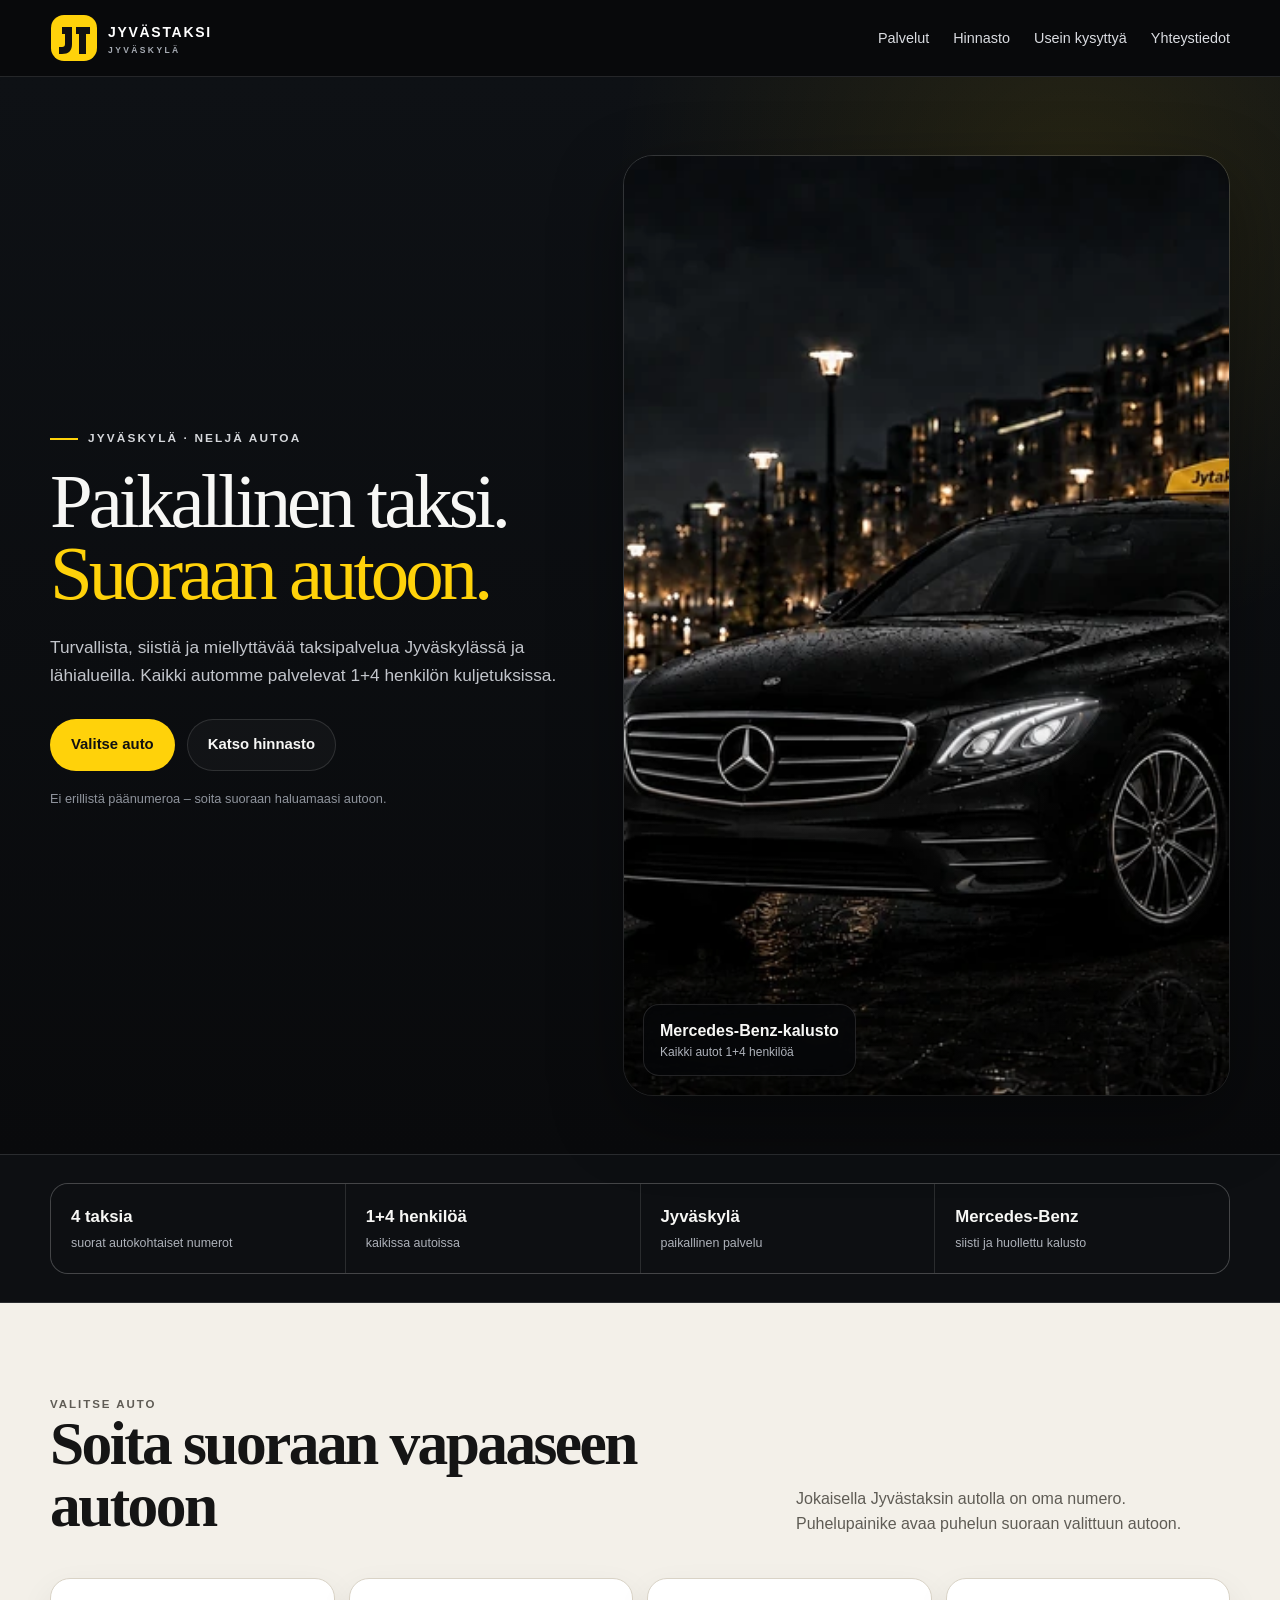
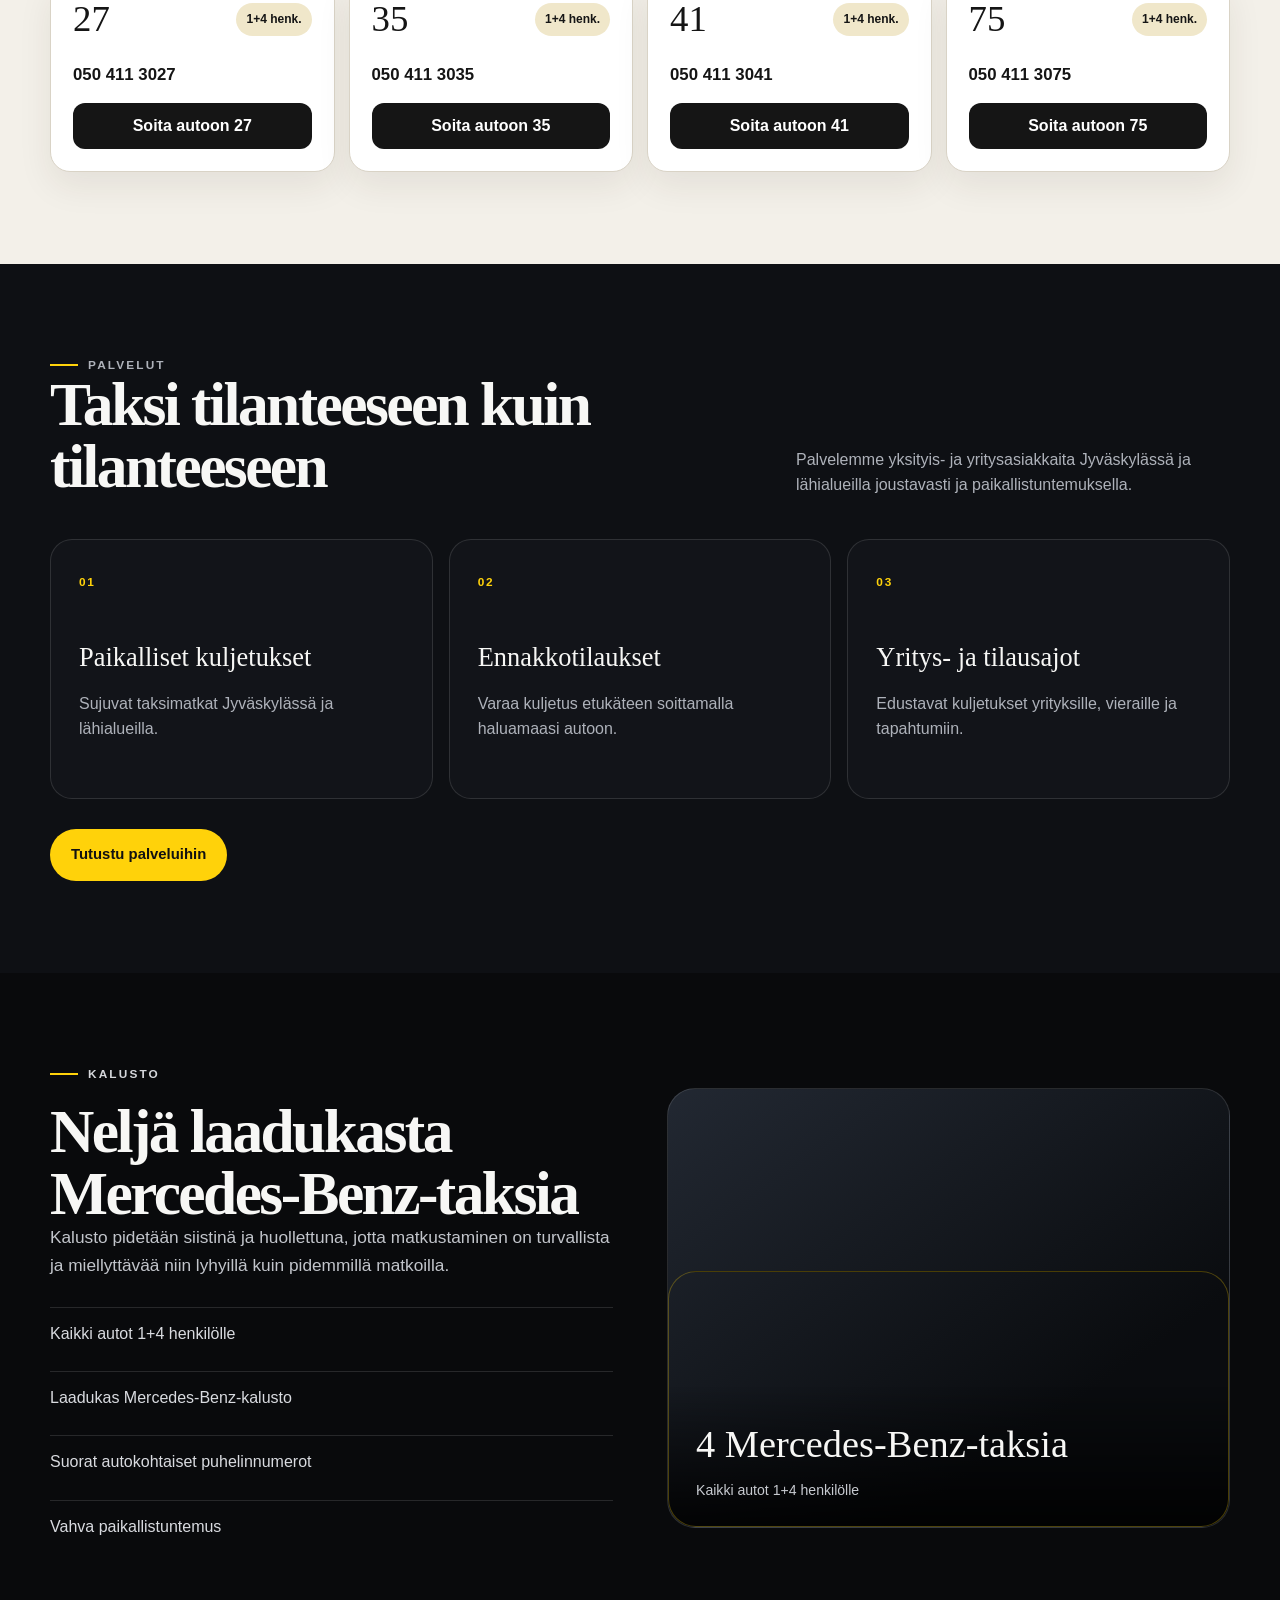
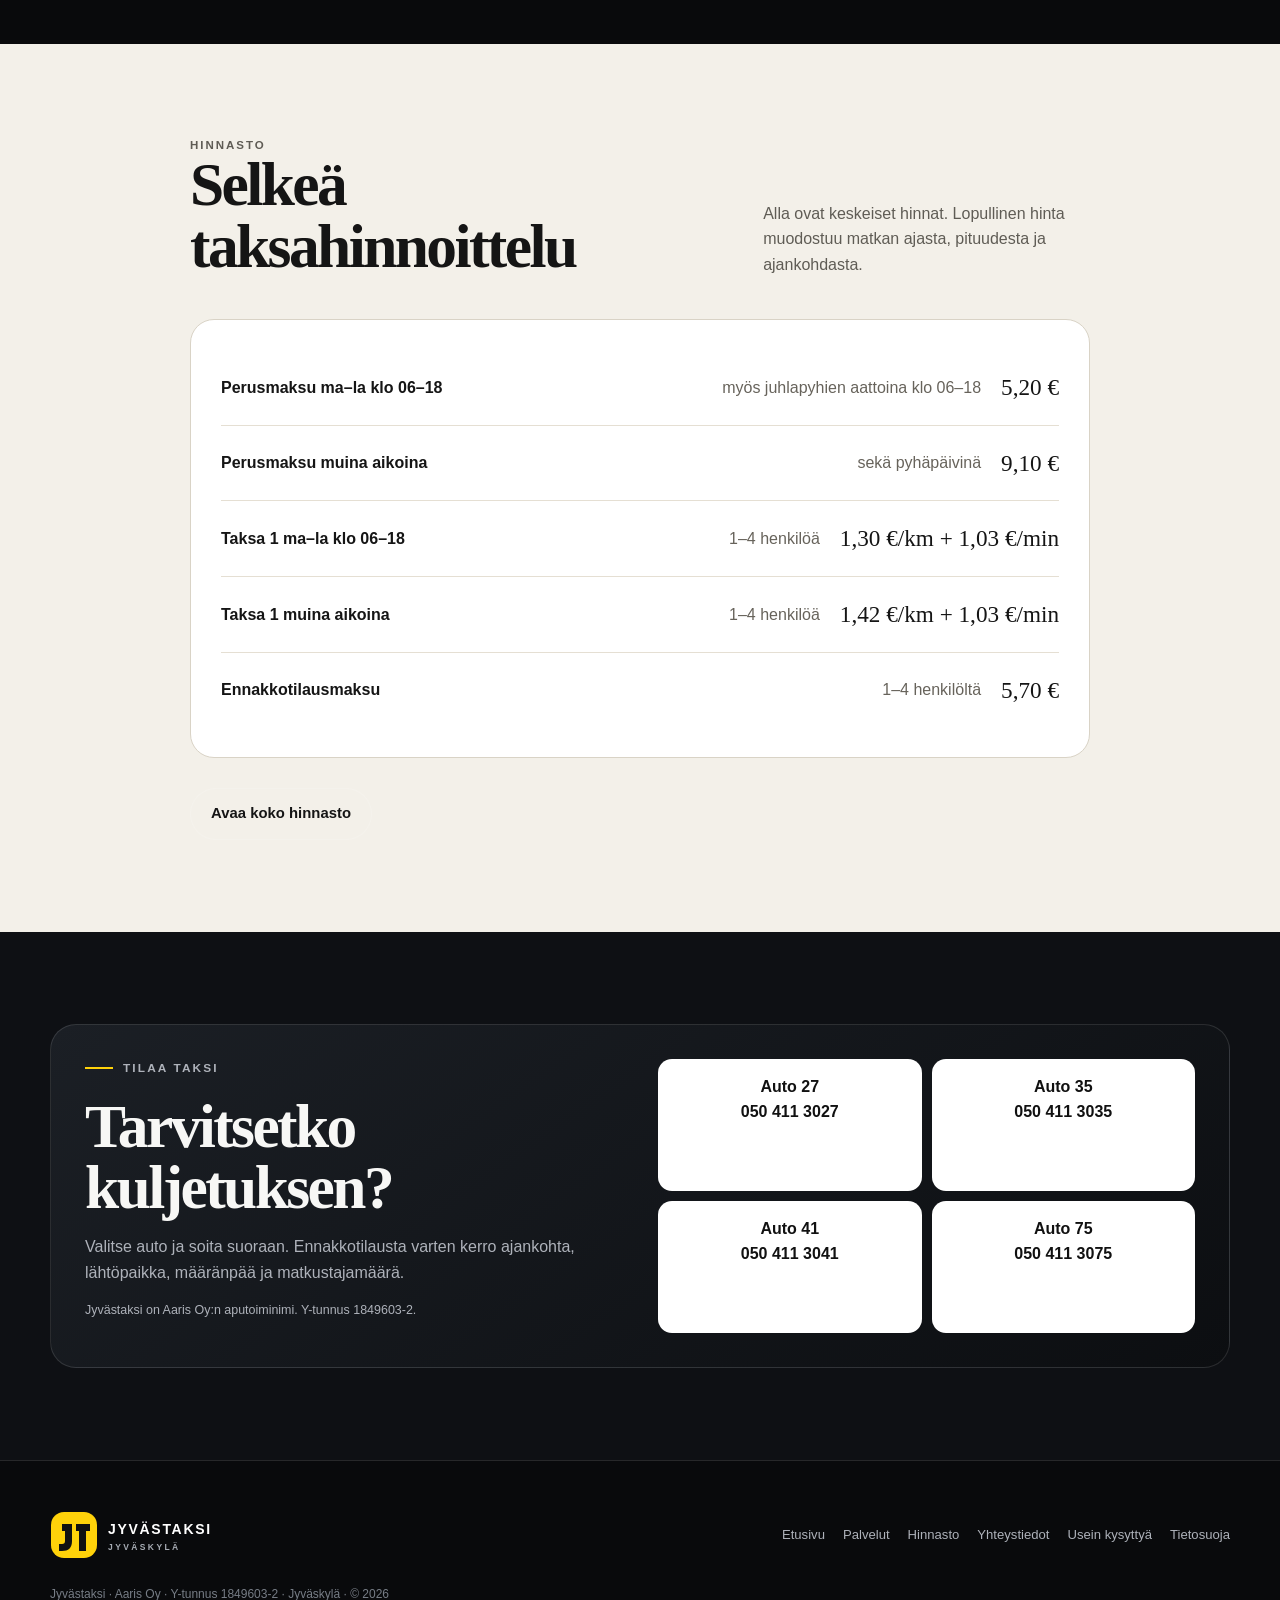
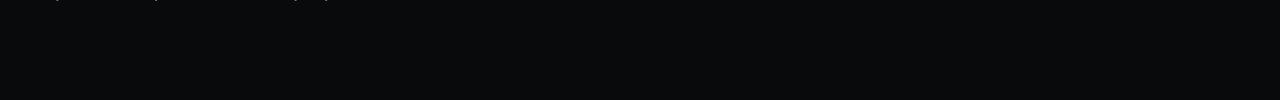
<file: index.html>
<!doctype html>
<html lang="fi">
<head>
<meta charset="utf-8">
<meta name="viewport" content="width=device-width,initial-scale=1">
<title>Taksi Jyväskylä | Jyvästaksi – soita suoraan autoon</title>
<meta name="description" content="Jyvästaksi tarjoaa turvallista ja paikallista taksipalvelua Jyväskylässä. Neljä Mercedes-Benz-taksia, kaikki 1+4 henkilölle. Soita suoraan haluamaasi autoon.">
<link rel="canonical" href="https://jyvastaksi.fi/">
<meta name="theme-color" content="#090a0c">
<meta property="og:title" content="Jyvästaksi – taksi Jyväskylässä">
<meta property="og:description" content="Neljä laadukasta taksia Jyväskylässä. Soita suoraan haluamaasi autoon.">
<meta property="og:type" content="website">
<meta property="og:url" content="https://jyvastaksi.fi/">
<meta property="og:image" content="https://jyvastaksi.fi/assets/jyvastaksi-og.jpg">
<meta property="og:image:alt" content="Musta Mercedes-Benz Jyvästaksi Jyväskylän iltavalaistuksessa">
<link rel="stylesheet" href="/assets/styles.css">
<link rel="stylesheet" href="/assets/photo-enhancements.css">
<link rel="icon" href="/assets/logo.svg">
<script type="application/ld+json">{"@context":"https://schema.org","@type":"TaxiService","name":"Jyvästaksi","legalName":"Aaris Oy","url":"https://jyvastaksi.fi/","areaServed":{"@type":"City","name":"Jyväskylä"},"telephone":"+358504113027","description":"Paikallinen neljän auton taksipalvelu Jyväskylässä.","contactPoint":[{"@type":"ContactPoint","telephone":"+358504113027","contactType":"Auto 27"},{"@type":"ContactPoint","telephone":"+358504113035","contactType":"Auto 35"},{"@type":"ContactPoint","telephone":"+358504113041","contactType":"Auto 41"},{"@type":"ContactPoint","telephone":"+358504113075","contactType":"Auto 75"}]}</script>
</head>
<body>
<a class="skip" href="#main">Siirry sisältöön</a>
<header class="header">
<div class="container nav">
<a class="logo" href="/" aria-label="Jyvästaksi etusivu">
<img src="/assets/logo.svg" alt="Jyvästaksi">
</a>
<button class="menu" type="button" aria-label="Avaa valikko" aria-expanded="false">
<span>
</span>
<span>
</span>
<span>
</span>
</button>
<nav class="links" aria-label="Päävalikko">
<a href="/palvelut/">Palvelut</a>
<a href="/hinnasto/">Hinnasto</a>
<a href="/usein-kysyttya/">Usein kysyttyä</a>
<a href="/yhteystiedot/">Yhteystiedot</a>

</nav>
</div>
</header>
<main id="main">
<section class="hero">
<div class="container hero-grid">
<div class="hero-copy">
<p class="eyebrow">Jyväskylä · neljä autoa</p>
<h1>Paikallinen taksi.<br>
<strong>Suoraan autoon.</strong>
</h1>
<p class="hero-lead">Turvallista, siistiä ja miellyttävää taksipalvelua Jyväskylässä ja lähialueilla. Kaikki automme palvelevat 1+4 henkilön kuljetuksissa.</p>
<div class="actions">
<a class="btn btn-primary" href="#autot">Valitse auto</a>
<a class="btn btn-secondary" href="/hinnasto/">Katso hinnasto</a>
</div>
<p class="hero-note">Ei erillistä päänumeroa – soita suoraan haluamaasi autoon.</p>
</div>
<div class="hero-art hero-photo-wrap">
<picture>
<source type="image/webp" sizes="(max-width: 930px) 100vw, 54vw" srcset="/assets/jyvastaksi-taksi-jyvaskyla-640.webp 640w, /assets/jyvastaksi-taksi-jyvaskyla-960.webp 960w, /assets/jyvastaksi-taksi-jyvaskyla-1280.webp 1280w, /assets/jyvastaksi-taksi-jyvaskyla-1672.webp 1672w">
<img class="hero-photo" src="/assets/jyvastaksi-taksi-jyvaskyla-1280.webp" width="1672" height="941" fetchpriority="high" decoding="async" alt="Musta Mercedes-Benz E-sarjan Jyvästaksi Jyväskylän iltavalaistussa kaupunkimiljöössä">
</picture>
<div class="hero-badge">
<strong>Mercedes-Benz-kalusto</strong>
<span>Kaikki autot 1+4 henkilöä</span>
</div>
</div>
</div>
</section>
<section class="quick">
<div class="container quick-grid">
<div>
<strong>4 taksia</strong>
<span>suorat autokohtaiset numerot</span>
</div>
<div>
<strong>1+4 henkilöä</strong>
<span>kaikissa autoissa</span>
</div>
<div>
<strong>Jyväskylä</strong>
<span>paikallinen palvelu</span>
</div>
<div>
<strong>Mercedes-Benz</strong>
<span>siisti ja huollettu kalusto</span>
</div>
</div>
</section>
<section class="section section-soft" id="autot">
<div class="container">
<div class="section-head">
<div>
<p class="kicker">Valitse auto</p>
<h2>Soita suoraan vapaaseen autoon</h2>
</div>
<p>Jokaisella Jyvästaksin autolla on oma numero. Puhelupainike avaa puhelun suoraan valittuun autoon.</p>
</div>
<div class="cars">
<article class="car-card">
<div class="car-top">
<span class="car-no">27</span>
<span class="capacity">1+4 henk.</span>
</div>
<div class="phone">050 411 3027</div>
<a class="call" href="tel:+358504113027">Soita autoon 27</a>
</article>
<article class="car-card">
<div class="car-top">
<span class="car-no">35</span>
<span class="capacity">1+4 henk.</span>
</div>
<div class="phone">050 411 3035</div>
<a class="call" href="tel:+358504113035">Soita autoon 35</a>
</article>
<article class="car-card">
<div class="car-top">
<span class="car-no">41</span>
<span class="capacity">1+4 henk.</span>
</div>
<div class="phone">050 411 3041</div>
<a class="call" href="tel:+358504113041">Soita autoon 41</a>
</article>
<article class="car-card">
<div class="car-top">
<span class="car-no">75</span>
<span class="capacity">1+4 henk.</span>
</div>
<div class="phone">050 411 3075</div>
<a class="call" href="tel:+358504113075">Soita autoon 75</a>
</article>
</div>
</div>
</section>
<section class="section section-dark">
<div class="container">
<div class="section-head">
<div>
<p class="eyebrow">Palvelut</p>
<h2>Taksi tilanteeseen kuin tilanteeseen</h2>
</div>
<p>Palvelemme yksityis- ja yritysasiakkaita Jyväskylässä ja lähialueilla joustavasti ja paikallistuntemuksella.</p>
</div>
<div class="service-grid">
<article class="service">
<span class="service-num">01</span>
<h3>Paikalliset kuljetukset</h3>
<p>Sujuvat taksimatkat Jyväskylässä ja lähialueilla.</p>
</article>
<article class="service">
<span class="service-num">02</span>
<h3>Ennakkotilaukset</h3>
<p>Varaa kuljetus etukäteen soittamalla haluamaasi autoon.</p>
</article>
<article class="service">
<span class="service-num">03</span>
<h3>Yritys- ja tilausajot</h3>
<p>Edustavat kuljetukset yrityksille, vieraille ja tapahtumiin.</p>
</article>
</div>
<div class="actions">
<a class="btn btn-primary" href="/palvelut/">Tutustu palveluihin</a>
</div>
</div>
</section>
<section class="section">
<div class="container fleet-grid">
<div>
<p class="eyebrow">Kalusto</p>
<h2>Neljä laadukasta Mercedes-Benz-taksia</h2>
<p class="hero-lead">Kalusto pidetään siistinä ja huollettuna, jotta matkustaminen on turvallista ja miellyttävää niin lyhyillä kuin pidemmillä matkoilla.</p>
<ul class="fleet-list">
<li>Kaikki autot 1+4 henkilölle</li>
<li>Laadukas Mercedes-Benz-kalusto</li>
<li>Suorat autokohtaiset puhelinnumerot</li>
<li>Vahva paikallistuntemus</li>
</ul>
</div>
<div class="fleet-panel fleet-photo-panel">
<picture>
<source type="image/webp" sizes="(max-width: 930px) 100vw, 46vw" srcset="/assets/jyvastaksi-taksi-jyvaskyla-640.webp 640w, /assets/jyvastaksi-taksi-jyvaskyla-960.webp 960w, /assets/jyvastaksi-taksi-jyvaskyla-1280.webp 1280w">
<img src="/assets/jyvastaksi-taksi-jyvaskyla-960.webp" width="1672" height="941" loading="lazy" decoding="async" alt="Jyvästaksin Mercedes-Benz-taksi Jyväskylässä">
</picture>
<div class="fleet-photo-caption"><strong>4 Mercedes-Benz-taksia</strong><span>Kaikki autot 1+4 henkilölle</span></div>
</div>
</div>
</section>
<section class="section section-soft">
<div class="container price-wrap">
<div class="section-head">
<div>
<p class="kicker">Hinnasto</p>
<h2>Selkeä taksahinnoittelu</h2>
</div>
<p>Alla ovat keskeiset hinnat. Lopullinen hinta muodostuu matkan ajasta, pituudesta ja ajankohdasta.</p>
</div>
<div class="price-card">
<div class="price-row">
<strong>Perusmaksu ma–la klo 06–18</strong>
<span>myös juhlapyhien aattoina klo 06–18</span>
<span class="price-value">5,20 €</span>
</div>
<div class="price-row">
<strong>Perusmaksu muina aikoina</strong>
<span>sekä pyhäpäivinä</span>
<span class="price-value">9,10 €</span>
</div>
<div class="price-row">
<strong>Taksa 1 ma–la klo 06–18</strong>
<span>1–4 henkilöä</span>
<span class="price-value">1,30 €/km + 1,03 €/min</span>
</div>
<div class="price-row">
<strong>Taksa 1 muina aikoina</strong>
<span>1–4 henkilöä</span>
<span class="price-value">1,42 €/km + 1,03 €/min</span>
</div>
<div class="price-row">
<strong>Ennakkotilausmaksu</strong>
<span>1–4 henkilöltä</span>
<span class="price-value">5,70 €</span>
</div>
</div>
<div class="actions">
<a class="btn btn-secondary" href="/hinnasto/">Avaa koko hinnasto</a>
</div>
</div>
</section>
<section class="section section-dark">
<div class="container contact-box">
<div>
<p class="eyebrow">Tilaa taksi</p>
<h2>Tarvitsetko kuljetuksen?</h2>
<p>Valitse auto ja soita suoraan. Ennakkotilausta varten kerro ajankohta, lähtöpaikka, määränpää ja matkustajamäärä.</p>
<p class="legal">Jyvästaksi on Aaris Oy:n aputoiminimi. Y-tunnus 1849603-2.</p>
</div>
<div class="contact-cars">
<a href="tel:+358504113027">Auto 27<br>050 411 3027</a>
<a href="tel:+358504113035">Auto 35<br>050 411 3035</a>
<a href="tel:+358504113041">Auto 41<br>050 411 3041</a>
<a href="tel:+358504113075">Auto 75<br>050 411 3075</a>
</div>
</div>
</section>
</main>
<footer class="footer">
<div class="container">
<div class="footer-grid">
<a class="logo" href="/">
<img src="/assets/logo.svg" alt="Jyvästaksi">
</a>
<div class="footer-links">
<a href="/">Etusivu</a>
<a href="/palvelut/">Palvelut</a>
<a href="/hinnasto/">Hinnasto</a>
<a href="/yhteystiedot/">Yhteystiedot</a>
<a href="/usein-kysyttya/">Usein kysyttyä</a>
<a href="/tietosuoja/">Tietosuoja</a>
</div>
</div>
<div class="footer-meta">Jyvästaksi · Aaris Oy · Y-tunnus 1849603-2 · Jyväskylä · © <span data-year>
</span>
</div>
</div>
</footer>

<script src="/assets/script.js" defer>
</script>
</body>
</html>
</file>
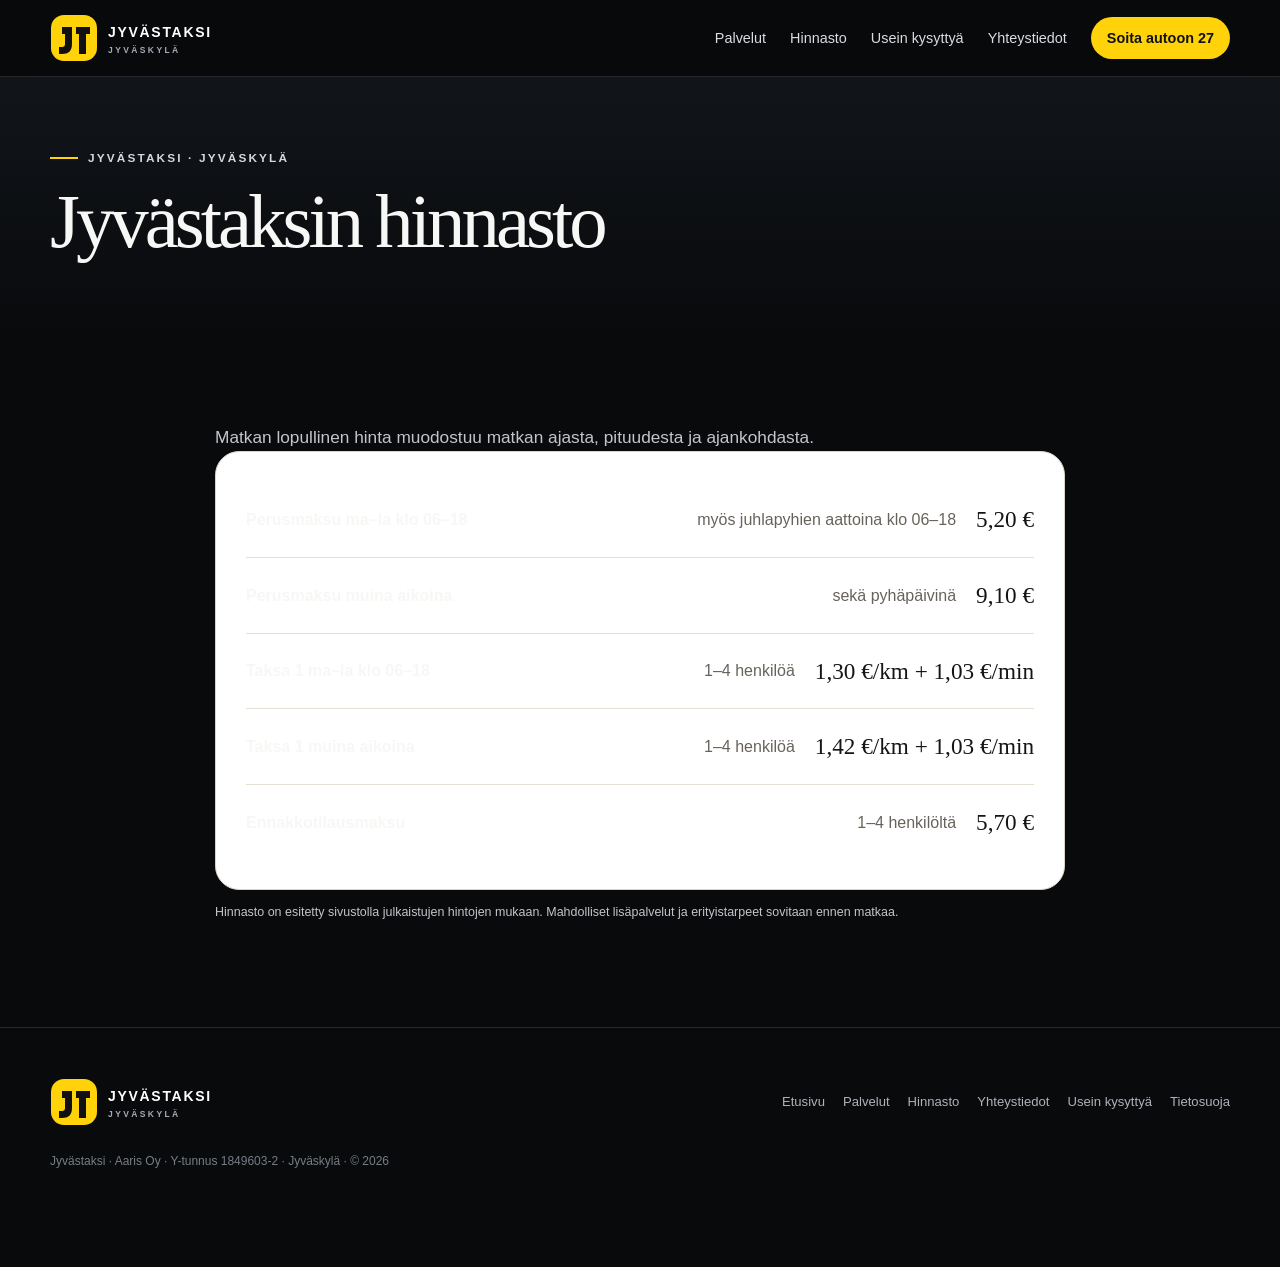
<file: hinnasto/index.html>
<!doctype html><html lang="fi"><head><meta charset="utf-8"><meta name="viewport" content="width=device-width,initial-scale=1"><title>Taksin hinnasto Jyväskylä | Jyvästaksi</title><meta name="description" content="Jyvästaksin taksihinnasto Jyväskylässä: perusmaksut, kilometri- ja minuuttihinnat sekä ennakkotilausmaksu."><link rel="canonical" href="https://jyvastaksi.fi/hinnasto/"><meta name="theme-color" content="#090a0c"><link rel="stylesheet" href="/assets/styles.css"><link rel="icon" href="/assets/logo.svg"></head><body><a class="skip" href="#main">Siirry sisältöön</a><header class="header"><div class="container nav"><a class="logo" href="/" aria-label="Jyvästaksi etusivu"><img src="/assets/logo.svg" alt="Jyvästaksi"></a><button class="menu" type="button" aria-label="Avaa valikko" aria-expanded="false"><span></span><span></span><span></span></button><nav class="links" aria-label="Päävalikko"><a href="/palvelut/">Palvelut</a><a href="/hinnasto/">Hinnasto</a><a href="/usein-kysyttya/">Usein kysyttyä</a><a href="/yhteystiedot/">Yhteystiedot</a><a class="nav-call" href="tel:+358504113027">Soita autoon 27</a></nav></div></header><main id="main"><section class="page-hero"><div class="container"><p class="eyebrow">Jyvästaksi · Jyväskylä</p><h1>Jyvästaksin hinnasto</h1></div></section><section class="section"><div class="container prose"><p class="hero-lead">Matkan lopullinen hinta muodostuu matkan ajasta, pituudesta ja ajankohdasta.</p><div class="price-card"><div class="price-row"><strong>Perusmaksu ma–la klo 06–18</strong><span>myös juhlapyhien aattoina klo 06–18</span><span class="price-value">5,20 €</span></div><div class="price-row"><strong>Perusmaksu muina aikoina</strong><span>sekä pyhäpäivinä</span><span class="price-value">9,10 €</span></div><div class="price-row"><strong>Taksa 1 ma–la klo 06–18</strong><span>1–4 henkilöä</span><span class="price-value">1,30 €/km + 1,03 €/min</span></div><div class="price-row"><strong>Taksa 1 muina aikoina</strong><span>1–4 henkilöä</span><span class="price-value">1,42 €/km + 1,03 €/min</span></div><div class="price-row"><strong>Ennakkotilausmaksu</strong><span>1–4 henkilöltä</span><span class="price-value">5,70 €</span></div></div><p class="legal">Hinnasto on esitetty sivustolla julkaistujen hintojen mukaan. Mahdolliset lisäpalvelut ja erityistarpeet sovitaan ennen matkaa.</p></div></section></main><footer class="footer"><div class="container"><div class="footer-grid"><a class="logo" href="/"><img src="/assets/logo.svg" alt="Jyvästaksi"></a><div class="footer-links"><a href="/">Etusivu</a><a href="/palvelut/">Palvelut</a><a href="/hinnasto/">Hinnasto</a><a href="/yhteystiedot/">Yhteystiedot</a><a href="/usein-kysyttya/">Usein kysyttyä</a><a href="/tietosuoja/">Tietosuoja</a></div></div><div class="footer-meta">Jyvästaksi · Aaris Oy · Y-tunnus 1849603-2 · Jyväskylä · © <span data-year></span></div></div></footer><a class="mobile-call" href="tel:+358504113027">Soita autoon 27</a><script src="/assets/script.js" defer></script></body></html>
</file>
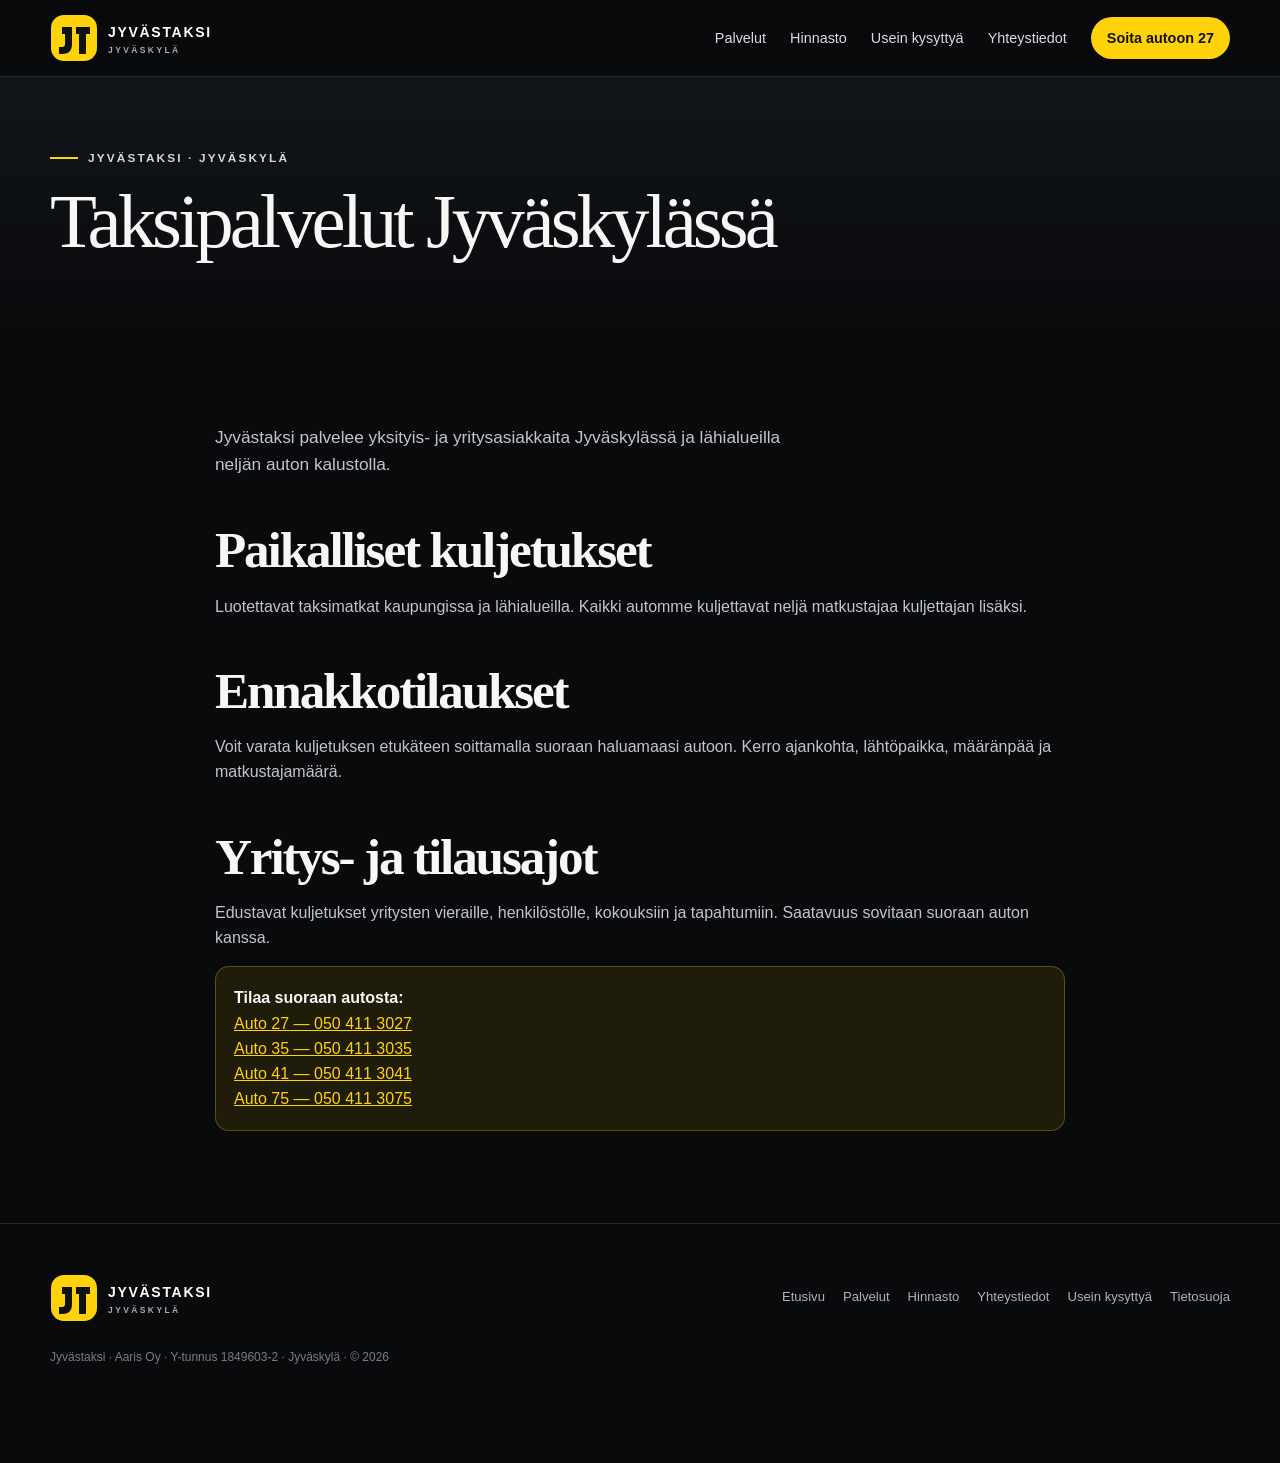
<file: palvelut/index.html>
<!doctype html><html lang="fi"><head><meta charset="utf-8"><meta name="viewport" content="width=device-width,initial-scale=1"><title>Taksipalvelut Jyväskylässä | Jyvästaksi</title><meta name="description" content="Paikalliset taksimatkat, ennakkotilaukset sekä yritys- ja tilausajot Jyväskylässä. Soita suoraan haluamaasi Jyvästaksin autoon."><link rel="canonical" href="https://jyvastaksi.fi/palvelut/"><meta name="theme-color" content="#090a0c"><link rel="stylesheet" href="/assets/styles.css"><link rel="icon" href="/assets/logo.svg"></head><body><a class="skip" href="#main">Siirry sisältöön</a><header class="header"><div class="container nav"><a class="logo" href="/" aria-label="Jyvästaksi etusivu"><img src="/assets/logo.svg" alt="Jyvästaksi"></a><button class="menu" type="button" aria-label="Avaa valikko" aria-expanded="false"><span></span><span></span><span></span></button><nav class="links" aria-label="Päävalikko"><a href="/palvelut/">Palvelut</a><a href="/hinnasto/">Hinnasto</a><a href="/usein-kysyttya/">Usein kysyttyä</a><a href="/yhteystiedot/">Yhteystiedot</a><a class="nav-call" href="tel:+358504113027">Soita autoon 27</a></nav></div></header><main id="main"><section class="page-hero"><div class="container"><p class="eyebrow">Jyvästaksi · Jyväskylä</p><h1>Taksipalvelut Jyväskylässä</h1></div></section><section class="section"><div class="container prose"><p class="hero-lead">Jyvästaksi palvelee yksityis- ja yritysasiakkaita Jyväskylässä ja lähialueilla neljän auton kalustolla.</p><h2>Paikalliset kuljetukset</h2><p>Luotettavat taksimatkat kaupungissa ja lähialueilla. Kaikki automme kuljettavat neljä matkustajaa kuljettajan lisäksi.</p><h2>Ennakkotilaukset</h2><p>Voit varata kuljetuksen etukäteen soittamalla suoraan haluamaasi autoon. Kerro ajankohta, lähtöpaikka, määränpää ja matkustajamäärä.</p><h2>Yritys- ja tilausajot</h2><p>Edustavat kuljetukset yritysten vieraille, henkilöstölle, kokouksiin ja tapahtumiin. Saatavuus sovitaan suoraan auton kanssa.</p><div class="notice"><strong>Tilaa suoraan autosta:</strong><br><a href="tel:+358504113027">Auto 27 — 050 411 3027</a><br><a href="tel:+358504113035">Auto 35 — 050 411 3035</a><br><a href="tel:+358504113041">Auto 41 — 050 411 3041</a><br><a href="tel:+358504113075">Auto 75 — 050 411 3075</a></div></div></section></main><footer class="footer"><div class="container"><div class="footer-grid"><a class="logo" href="/"><img src="/assets/logo.svg" alt="Jyvästaksi"></a><div class="footer-links"><a href="/">Etusivu</a><a href="/palvelut/">Palvelut</a><a href="/hinnasto/">Hinnasto</a><a href="/yhteystiedot/">Yhteystiedot</a><a href="/usein-kysyttya/">Usein kysyttyä</a><a href="/tietosuoja/">Tietosuoja</a></div></div><div class="footer-meta">Jyvästaksi · Aaris Oy · Y-tunnus 1849603-2 · Jyväskylä · © <span data-year></span></div></div></footer><a class="mobile-call" href="tel:+358504113027">Soita autoon 27</a><script src="/assets/script.js" defer></script></body></html>
</file>
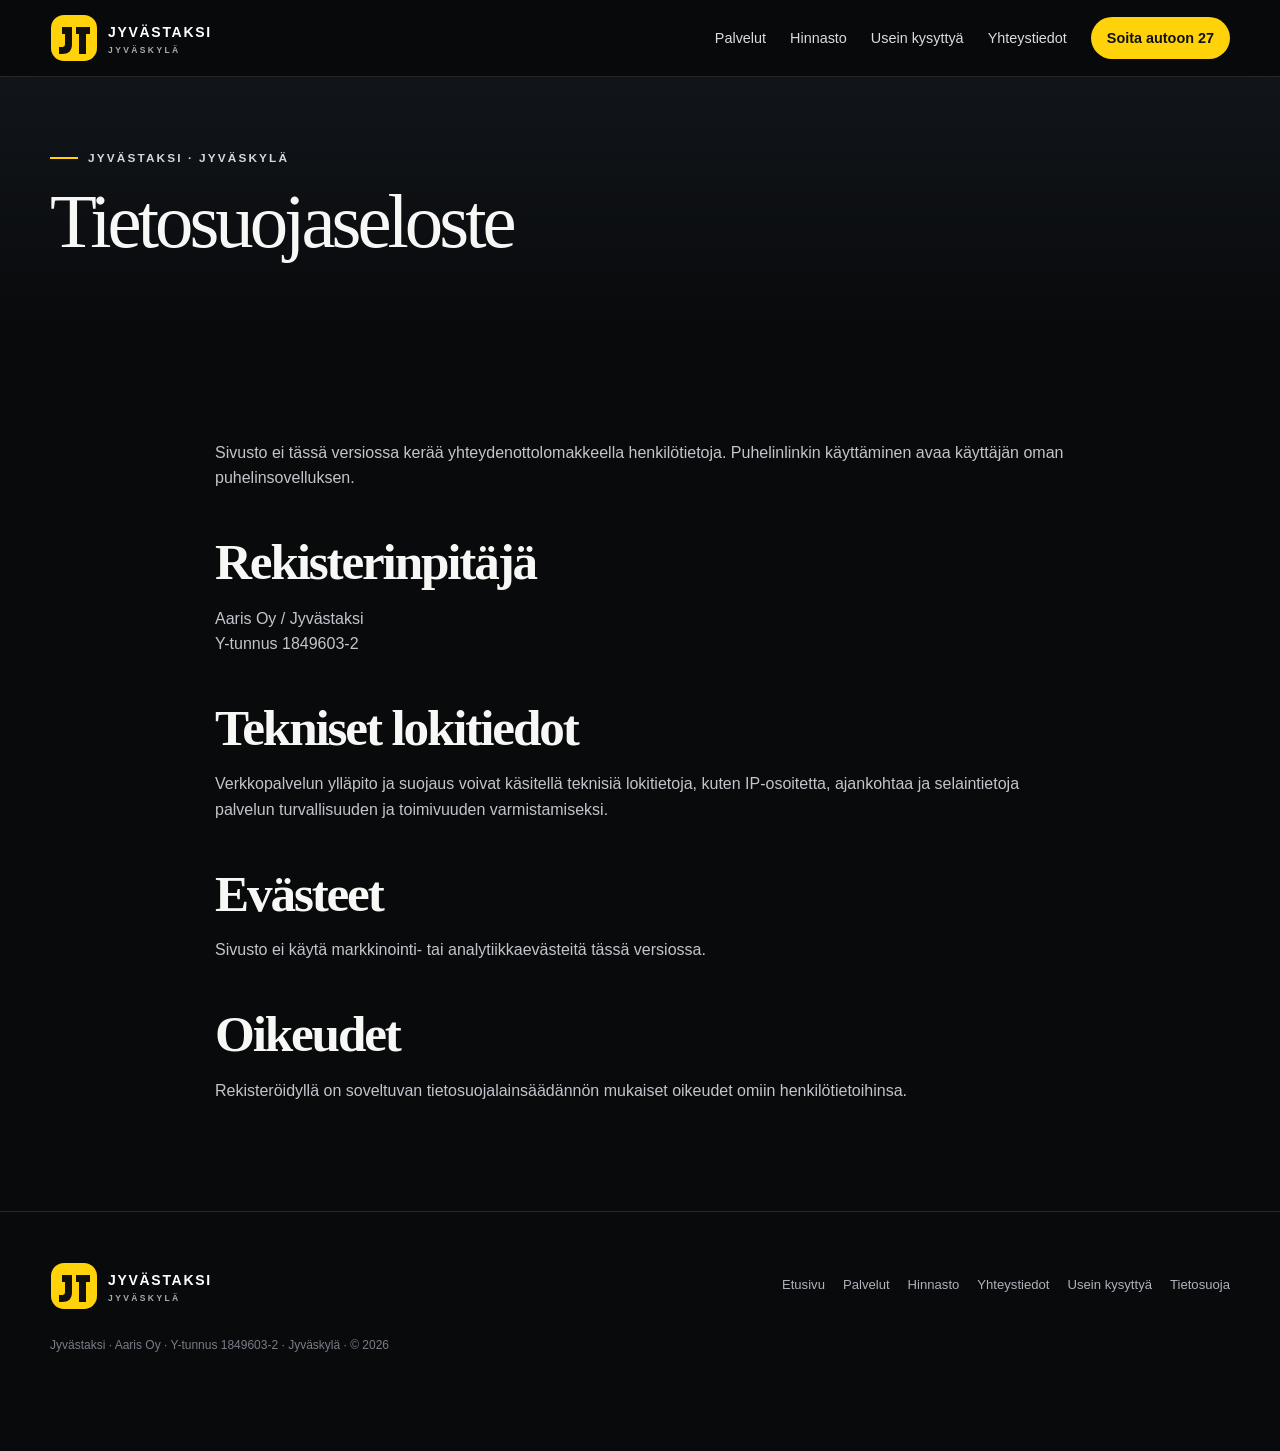
<file: tietosuoja/index.html>
<!doctype html><html lang="fi"><head><meta charset="utf-8"><meta name="viewport" content="width=device-width,initial-scale=1"><title>Tietosuojaseloste | Jyvästaksi</title><meta name="description" content="Jyvästaksin verkkosivuston tietosuojaseloste."><link rel="canonical" href="https://jyvastaksi.fi/tietosuoja/"><meta name="theme-color" content="#090a0c"><link rel="stylesheet" href="/assets/styles.css"><link rel="icon" href="/assets/logo.svg"></head><body><a class="skip" href="#main">Siirry sisältöön</a><header class="header"><div class="container nav"><a class="logo" href="/" aria-label="Jyvästaksi etusivu"><img src="/assets/logo.svg" alt="Jyvästaksi"></a><button class="menu" type="button" aria-label="Avaa valikko" aria-expanded="false"><span></span><span></span><span></span></button><nav class="links" aria-label="Päävalikko"><a href="/palvelut/">Palvelut</a><a href="/hinnasto/">Hinnasto</a><a href="/usein-kysyttya/">Usein kysyttyä</a><a href="/yhteystiedot/">Yhteystiedot</a><a class="nav-call" href="tel:+358504113027">Soita autoon 27</a></nav></div></header><main id="main"><section class="page-hero"><div class="container"><p class="eyebrow">Jyvästaksi · Jyväskylä</p><h1>Tietosuojaseloste</h1></div></section><section class="section"><div class="container prose"><p>Sivusto ei tässä versiossa kerää yhteydenottolomakkeella henkilötietoja. Puhelinlinkin käyttäminen avaa käyttäjän oman puhelinsovelluksen.</p><h2>Rekisterinpitäjä</h2><p>Aaris Oy / Jyvästaksi<br>Y-tunnus 1849603-2</p><h2>Tekniset lokitiedot</h2><p>Verkkopalvelun ylläpito ja suojaus voivat käsitellä teknisiä lokitietoja, kuten IP-osoitetta, ajankohtaa ja selaintietoja palvelun turvallisuuden ja toimivuuden varmistamiseksi.</p><h2>Evästeet</h2><p>Sivusto ei käytä markkinointi- tai analytiikkaevästeitä tässä versiossa.</p><h2>Oikeudet</h2><p>Rekisteröidyllä on soveltuvan tietosuojalainsäädännön mukaiset oikeudet omiin henkilötietoihinsa.</p></div></section></main><footer class="footer"><div class="container"><div class="footer-grid"><a class="logo" href="/"><img src="/assets/logo.svg" alt="Jyvästaksi"></a><div class="footer-links"><a href="/">Etusivu</a><a href="/palvelut/">Palvelut</a><a href="/hinnasto/">Hinnasto</a><a href="/yhteystiedot/">Yhteystiedot</a><a href="/usein-kysyttya/">Usein kysyttyä</a><a href="/tietosuoja/">Tietosuoja</a></div></div><div class="footer-meta">Jyvästaksi · Aaris Oy · Y-tunnus 1849603-2 · Jyväskylä · © <span data-year></span></div></div></footer><a class="mobile-call" href="tel:+358504113027">Soita autoon 27</a><script src="/assets/script.js" defer></script></body></html>
</file>
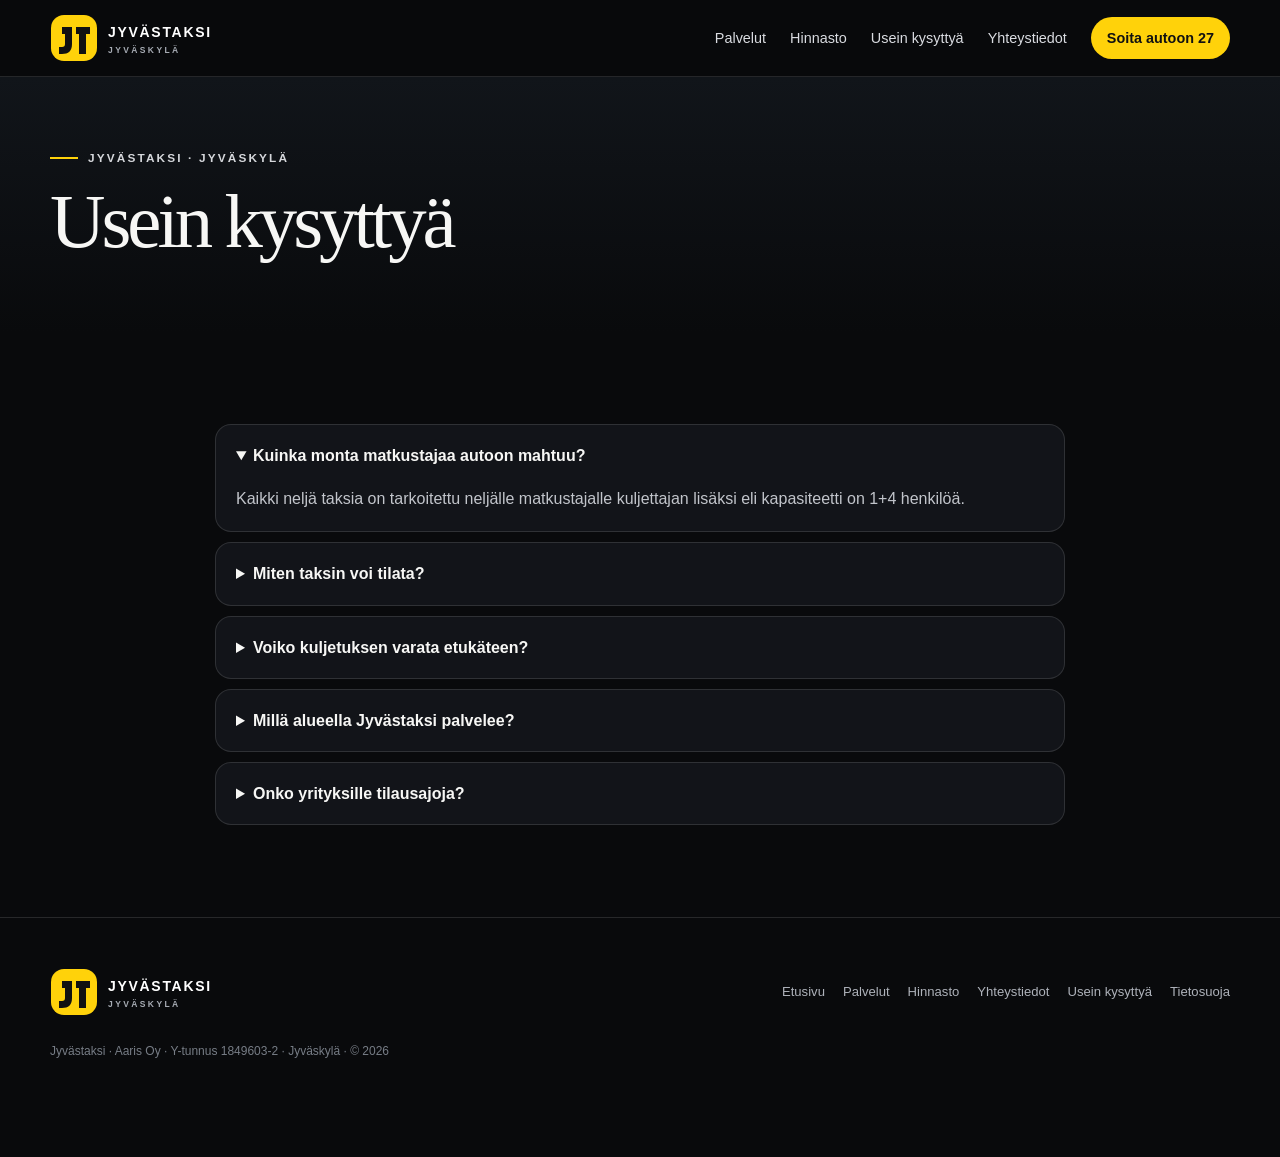
<file: usein-kysyttya/index.html>
<!doctype html><html lang="fi"><head><meta charset="utf-8"><meta name="viewport" content="width=device-width,initial-scale=1"><title>Usein kysyttyä taksipalvelusta | Jyvästaksi</title><meta name="description" content="Vastaukset Jyvästaksin tilaamiseen, matkustajamäärään, ennakkotilauksiin ja palvelualueeseen."><link rel="canonical" href="https://jyvastaksi.fi/usein-kysyttya/"><meta name="theme-color" content="#090a0c"><link rel="stylesheet" href="/assets/styles.css"><link rel="icon" href="/assets/logo.svg"></head><body><a class="skip" href="#main">Siirry sisältöön</a><header class="header"><div class="container nav"><a class="logo" href="/" aria-label="Jyvästaksi etusivu"><img src="/assets/logo.svg" alt="Jyvästaksi"></a><button class="menu" type="button" aria-label="Avaa valikko" aria-expanded="false"><span></span><span></span><span></span></button><nav class="links" aria-label="Päävalikko"><a href="/palvelut/">Palvelut</a><a href="/hinnasto/">Hinnasto</a><a href="/usein-kysyttya/">Usein kysyttyä</a><a href="/yhteystiedot/">Yhteystiedot</a><a class="nav-call" href="tel:+358504113027">Soita autoon 27</a></nav></div></header><main id="main"><section class="page-hero"><div class="container"><p class="eyebrow">Jyvästaksi · Jyväskylä</p><h1>Usein kysyttyä</h1></div></section><section class="section"><div class="container prose"><div class="faq"><details open><summary>Kuinka monta matkustajaa autoon mahtuu?</summary><p>Kaikki neljä taksia on tarkoitettu neljälle matkustajalle kuljettajan lisäksi eli kapasiteetti on 1+4 henkilöä.</p></details><details><summary>Miten taksin voi tilata?</summary><p>Soita suoraan autoon 27, 35, 41 tai 75. Autokohtaiset puhelupainikkeet löytyvät etusivulta ja yhteystietosivulta.</p></details><details><summary>Voiko kuljetuksen varata etukäteen?</summary><p>Kyllä. Soita haluamaasi autoon ja kerro matkan ajankohta, lähtöpaikka, määränpää ja matkustajamäärä.</p></details><details><summary>Millä alueella Jyvästaksi palvelee?</summary><p>Palvelualueena on Jyväskylä ja lähialueet. Tarkista yksittäisen kuljetuksen saatavuus soittamalla suoraan autoon.</p></details><details><summary>Onko yrityksille tilausajoja?</summary><p>Kyllä. Yritys- ja tilausajojen saatavuus ja yksityiskohdat sovitaan suoraan auton kanssa.</p></details></div></div></section></main><footer class="footer"><div class="container"><div class="footer-grid"><a class="logo" href="/"><img src="/assets/logo.svg" alt="Jyvästaksi"></a><div class="footer-links"><a href="/">Etusivu</a><a href="/palvelut/">Palvelut</a><a href="/hinnasto/">Hinnasto</a><a href="/yhteystiedot/">Yhteystiedot</a><a href="/usein-kysyttya/">Usein kysyttyä</a><a href="/tietosuoja/">Tietosuoja</a></div></div><div class="footer-meta">Jyvästaksi · Aaris Oy · Y-tunnus 1849603-2 · Jyväskylä · © <span data-year></span></div></div></footer><a class="mobile-call" href="tel:+358504113027">Soita autoon 27</a><script src="/assets/script.js" defer></script></body></html>
</file>
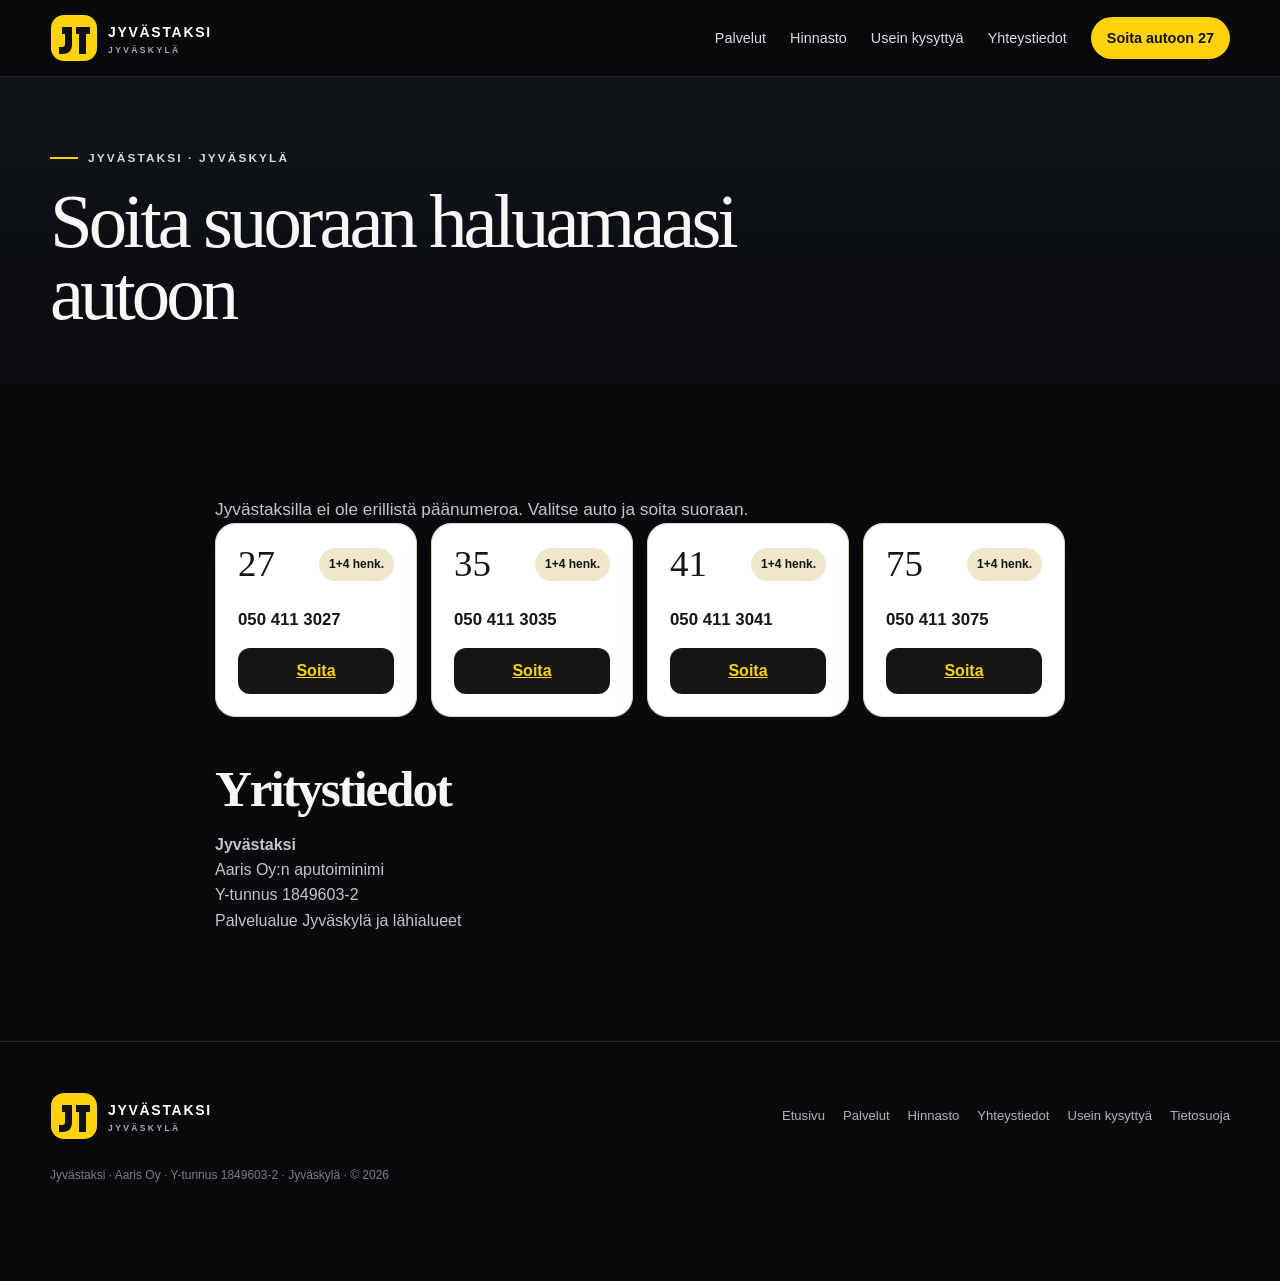
<file: yhteystiedot/index.html>
<!doctype html><html lang="fi"><head><meta charset="utf-8"><meta name="viewport" content="width=device-width,initial-scale=1"><title>Jyvästaksi yhteystiedot | Soita suoraan autoon</title><meta name="description" content="Jyvästaksin autokohtaiset puhelinnumerot. Neljä taksia Jyväskylässä, kaikki 1+4 henkilölle."><link rel="canonical" href="https://jyvastaksi.fi/yhteystiedot/"><meta name="theme-color" content="#090a0c"><link rel="stylesheet" href="/assets/styles.css"><link rel="icon" href="/assets/logo.svg"></head><body><a class="skip" href="#main">Siirry sisältöön</a><header class="header"><div class="container nav"><a class="logo" href="/" aria-label="Jyvästaksi etusivu"><img src="/assets/logo.svg" alt="Jyvästaksi"></a><button class="menu" type="button" aria-label="Avaa valikko" aria-expanded="false"><span></span><span></span><span></span></button><nav class="links" aria-label="Päävalikko"><a href="/palvelut/">Palvelut</a><a href="/hinnasto/">Hinnasto</a><a href="/usein-kysyttya/">Usein kysyttyä</a><a href="/yhteystiedot/">Yhteystiedot</a><a class="nav-call" href="tel:+358504113027">Soita autoon 27</a></nav></div></header><main id="main"><section class="page-hero"><div class="container"><p class="eyebrow">Jyvästaksi · Jyväskylä</p><h1>Soita suoraan haluamaasi autoon</h1></div></section><section class="section"><div class="container prose"><p class="hero-lead">Jyvästaksilla ei ole erillistä päänumeroa. Valitse auto ja soita suoraan.</p><div class="cars"><article class="car-card"><div class="car-top"><span class="car-no">27</span><span class="capacity">1+4 henk.</span></div><div class="phone">050 411 3027</div><a class="call" href="tel:+358504113027">Soita</a></article><article class="car-card"><div class="car-top"><span class="car-no">35</span><span class="capacity">1+4 henk.</span></div><div class="phone">050 411 3035</div><a class="call" href="tel:+358504113035">Soita</a></article><article class="car-card"><div class="car-top"><span class="car-no">41</span><span class="capacity">1+4 henk.</span></div><div class="phone">050 411 3041</div><a class="call" href="tel:+358504113041">Soita</a></article><article class="car-card"><div class="car-top"><span class="car-no">75</span><span class="capacity">1+4 henk.</span></div><div class="phone">050 411 3075</div><a class="call" href="tel:+358504113075">Soita</a></article></div><h2>Yritystiedot</h2><p><strong>Jyvästaksi</strong><br>Aaris Oy:n aputoiminimi<br>Y-tunnus 1849603-2<br>Palvelualue Jyväskylä ja lähialueet</p></div></section></main><footer class="footer"><div class="container"><div class="footer-grid"><a class="logo" href="/"><img src="/assets/logo.svg" alt="Jyvästaksi"></a><div class="footer-links"><a href="/">Etusivu</a><a href="/palvelut/">Palvelut</a><a href="/hinnasto/">Hinnasto</a><a href="/yhteystiedot/">Yhteystiedot</a><a href="/usein-kysyttya/">Usein kysyttyä</a><a href="/tietosuoja/">Tietosuoja</a></div></div><div class="footer-meta">Jyvästaksi · Aaris Oy · Y-tunnus 1849603-2 · Jyväskylä · © <span data-year></span></div></div></footer><a class="mobile-call" href="tel:+358504113027">Soita autoon 27</a><script src="/assets/script.js" defer></script></body></html>
</file>
<file: assets/styles.css>
:root{--bg:#090a0c;--surface:#121419;--surface2:#181b21;--text:#f7f7f5;--muted:#aeb2ba;--yellow:#ffd20a;--yellow2:#e9bb00;--line:rgba(255,255,255,.12);--max:1180px;--radius:24px;--shadow:0 24px 70px rgba(0,0,0,.38)}
*{box-sizing:border-box}html{scroll-behavior:smooth;background:var(--bg)}body{margin:0;background:var(--bg);color:var(--text);font-family:Inter,ui-sans-serif,-apple-system,BlinkMacSystemFont,"Segoe UI",sans-serif;line-height:1.58;-webkit-font-smoothing:antialiased;overflow-x:hidden}a{color:inherit;text-decoration:none}img,svg{display:block;max-width:100%}button{font:inherit}.container{width:min(calc(100% - 40px),var(--max));margin-inline:auto}.skip{position:fixed;top:10px;left:10px;z-index:999;background:#fff;color:#000;padding:10px 14px;transform:translateY(-150%)}.skip:focus{transform:none}.header{position:sticky;top:0;z-index:100;background:rgba(9,10,12,.88);backdrop-filter:blur(16px);border-bottom:1px solid var(--line)}.nav{min-height:76px;display:flex;align-items:center;justify-content:space-between;gap:24px}.logo{width:160px;flex:none}.links{display:flex;align-items:center;gap:24px;font-size:.9rem}.links a{color:#dadce1}.links a:hover{color:#fff}.nav-call{padding:10px 16px;border-radius:999px;background:var(--yellow);color:#111!important;font-weight:800}.menu{display:none;width:44px;height:44px;border:1px solid var(--line);border-radius:50%;background:transparent;color:#fff;align-items:center;justify-content:center}.menu span{width:18px;height:1px;background:#fff;display:block;margin:4px auto}.hero{position:relative;padding:78px 0 58px;background:radial-gradient(circle at 84% 10%,rgba(255,210,10,.10),transparent 32%),linear-gradient(180deg,#0e1115 0%,#090a0c 100%)}.hero-grid{display:grid;grid-template-columns:minmax(0,.92fr) minmax(0,1.08fr);gap:56px;align-items:center}.hero-copy,.hero-art{min-width:0}.eyebrow{display:flex;align-items:center;gap:10px;margin:0 0 18px;color:#d5d7db;text-transform:uppercase;font-size:.74rem;letter-spacing:.18em;font-weight:800}.eyebrow:before{content:"";width:28px;height:2px;background:var(--yellow)}h1,h2,h3{margin-top:0}h1{font-family:Georgia,"Times New Roman",serif;font-weight:400;font-size:clamp(3.2rem,6vw,6.2rem);line-height:.94;letter-spacing:-.052em;margin-bottom:24px}h1 strong{color:var(--yellow);font-weight:400}.hero-lead{max-width:610px;color:#c2c5cb;font-size:1.08rem;margin:0}.actions{display:flex;flex-wrap:wrap;gap:12px;margin-top:30px}.btn{display:inline-flex;align-items:center;justify-content:center;min-height:50px;padding:13px 20px;border-radius:999px;font-size:.93rem;font-weight:800;border:1px solid transparent;transition:.2s ease}.btn:hover{transform:translateY(-2px)}.btn-primary{background:var(--yellow);color:#111}.btn-secondary{border-color:var(--line);background:rgba(255,255,255,.03)}.hero-note{margin-top:18px;color:#8f949d;font-size:.8rem}.hero-art{position:relative}.hero-art img{width:100%;border-radius:30px;box-shadow:var(--shadow);border:1px solid rgba(255,255,255,.15)}.hero-badge{position:absolute;left:20px;bottom:20px;background:rgba(6,7,9,.78);backdrop-filter:blur(14px);border:1px solid var(--line);border-radius:16px;padding:13px 16px}.hero-badge strong,.hero-badge span{display:block}.hero-badge strong{font-size:1rem}.hero-badge span{font-size:.75rem;color:var(--muted)}.quick{padding:28px 0;border-block:1px solid var(--line);background:#0d0f12}.quick-grid{display:grid;grid-template-columns:repeat(4,minmax(0,1fr));gap:1px;background:var(--line);border:1px solid var(--line);border-radius:18px;overflow:hidden}.quick-grid>div{padding:20px;background:#0d0f12}.quick-grid strong{display:block;font-size:1.05rem}.quick-grid span{display:block;color:var(--muted);font-size:.78rem;margin-top:3px}.section{padding:92px 0}.section-soft{background:#f3f0e9;color:#151515}.section-dark{background:#0e1014}.section-head{display:grid;grid-template-columns:minmax(0,1fr) minmax(280px,.62fr);gap:46px;align-items:end;margin-bottom:42px}.section-head p{margin:0;color:var(--muted)}.section-soft .section-head p{color:#5f5c55}.kicker{margin:0 0 12px;text-transform:uppercase;letter-spacing:.17em;font-size:.72rem;font-weight:900;color:#9b7a00}.section h2{font-family:Georgia,"Times New Roman",serif;font-size:clamp(2.35rem,4.8vw,4.5rem);line-height:1;letter-spacing:-.042em;margin-bottom:0}.cars{display:grid;grid-template-columns:repeat(4,minmax(0,1fr));gap:14px}.car-card{display:flex;flex-direction:column;min-width:0;padding:22px;border-radius:20px;background:#fff;color:#151515;border:1px solid #d9d3c6;box-shadow:0 14px 34px rgba(46,39,25,.08)}.car-top{display:flex;align-items:center;justify-content:space-between;gap:12px}.car-no{font-family:Georgia,serif;font-size:2.3rem;line-height:1}.capacity{font-size:.75rem;font-weight:800;background:#f0e7ca;border-radius:999px;padding:7px 10px}.phone{font-size:1.05rem;font-weight:900;margin:24px 0 14px}.call{margin-top:auto;display:flex;justify-content:center;align-items:center;min-height:46px;border-radius:12px;background:#151515;color:#fff;font-weight:800}.call:hover{background:#2a2a2a}.service-grid{display:grid;grid-template-columns:repeat(3,minmax(0,1fr));gap:16px}.service{padding:28px;border-radius:22px;background:var(--surface);border:1px solid var(--line);min-height:260px}.service-num{color:var(--yellow);font-size:.74rem;font-weight:900;letter-spacing:.15em}.service h3{font-family:Georgia,serif;font-size:1.65rem;font-weight:400;margin:44px 0 12px}.service p{color:var(--muted);margin:0}.fleet-grid{display:grid;grid-template-columns:minmax(0,1fr) minmax(0,1fr);gap:54px;align-items:center}.fleet-panel{padding:34px;border-radius:28px;background:linear-gradient(145deg,#222832,#0a0c0f 72%);border:1px solid var(--line);min-height:440px;position:relative;overflow:hidden}.fleet-panel:after{content:"";position:absolute;width:330px;height:330px;right:-130px;bottom:-140px;border-radius:50%;border:1px solid rgba(255,210,10,.28);box-shadow:0 0 0 52px rgba(255,210,10,.035),0 0 0 104px rgba(255,210,10,.018)}.fleet-big{font-family:Georgia,serif;font-size:clamp(4.5rem,10vw,8rem);letter-spacing:-.08em}.fleet-list{display:grid;gap:12px;margin:28px 0 0;padding:0;list-style:none}.fleet-list li{padding:13px 0;border-top:1px solid var(--line);color:#d9dbe0}.price-wrap{max-width:900px;margin:auto}.price-card{border:1px solid #d9d3c6;border-radius:24px;background:#fff;padding:30px}.price-row{display:grid;grid-template-columns:minmax(0,1fr) auto auto;gap:20px;align-items:center;padding:19px 0;border-bottom:1px solid #e5dfd3}.price-row:last-child{border-bottom:0}.price-row strong{font-size:1rem}.price-row span{color:#67635b}.price-value{font-family:Georgia,serif;font-size:1.45rem!important;color:#151515!important}.faq{display:grid;gap:10px}.faq details{background:var(--surface);border:1px solid var(--line);border-radius:16px;padding:0 20px}.faq summary{cursor:pointer;font-weight:800;padding:18px 0}.faq p{color:var(--muted);margin:0 0 20px}.contact-box{display:grid;grid-template-columns:minmax(0,1fr) minmax(0,1fr);gap:36px;padding:34px;border-radius:26px;background:linear-gradient(145deg,#1b1f25,#0c0e11);border:1px solid var(--line)}.contact-box p{color:var(--muted)}.contact-cars{display:grid;grid-template-columns:1fr 1fr;gap:10px}.contact-cars a{padding:15px;border-radius:14px;background:#fff;color:#111;font-weight:900;text-align:center}.legal{color:#858a93;font-size:.78rem}.footer{padding:50px 0 96px;border-top:1px solid var(--line)}.footer-grid{display:grid;grid-template-columns:1fr auto;gap:32px;align-items:center}.footer-links{display:flex;flex-wrap:wrap;gap:18px;color:#aeb2ba;font-size:.82rem}.footer-meta{margin-top:26px;color:#777d86;font-size:.75rem}.mobile-call{display:none}.page-hero{padding:72px 0 50px;background:linear-gradient(180deg,#11151a,#090a0c)}.page-hero h1{font-size:clamp(2.8rem,6vw,5.4rem);max-width:850px}.prose{max-width:850px}.prose h2{font-size:clamp(2rem,4vw,3.2rem);margin:46px 0 18px}.prose h3{font-size:1.25rem;margin:32px 0 10px}.prose p,.prose li{color:#c2c5cb}.prose a{color:var(--yellow);text-decoration:underline}.notice{padding:18px;border-radius:14px;background:rgba(255,210,10,.09);border:1px solid rgba(255,210,10,.28)}
@media(max-width:930px){.links{position:fixed;inset:76px 0 auto 0;display:none;flex-direction:column;align-items:stretch;padding:18px 20px 28px;background:#090a0c;border-bottom:1px solid var(--line)}.links.open{display:flex}.links a{padding:12px 4px;border-bottom:1px solid var(--line)}.menu{display:block}.hero-grid,.fleet-grid,.contact-box{grid-template-columns:1fr}.hero{padding-top:56px}.hero-art{max-width:760px}.quick-grid{grid-template-columns:1fr 1fr}.cars{grid-template-columns:1fr 1fr}.section-head{grid-template-columns:1fr;gap:16px}.service-grid{grid-template-columns:1fr}.footer-grid{grid-template-columns:1fr}}
@media(max-width:600px){.container{width:min(calc(100% - 28px),var(--max))}.nav{min-height:70px}.links{inset:70px 0 auto 0}.logo{width:146px}.hero{padding:42px 0 38px}.hero-grid{gap:30px}.hero h1{font-size:clamp(2.9rem,15vw,4.7rem)}.actions{display:grid}.btn{width:100%}.hero-art img{border-radius:22px}.hero-badge{left:12px;right:12px;bottom:12px}.quick-grid{grid-template-columns:1fr 1fr}.quick-grid>div{padding:16px}.section{padding:68px 0}.cars{grid-template-columns:1fr}.car-card{padding:20px}.price-row{grid-template-columns:1fr auto}.price-row span:not(.price-value){grid-column:1/-1}.contact-cars{grid-template-columns:1fr}.footer{padding-bottom:110px}.mobile-call{display:flex;position:fixed;z-index:90;left:12px;right:12px;bottom:12px;min-height:54px;align-items:center;justify-content:center;border-radius:999px;background:var(--yellow);color:#111;font-weight:900;box-shadow:0 18px 45px rgba(0,0,0,.5)}}
@media(prefers-reduced-motion:reduce){html{scroll-behavior:auto}.btn{transition:none}}
</file>
<file: assets/photo-enhancements.css>
.hero-photo-wrap {
  isolation: isolate;
}

.hero-photo-wrap::after {
  background: linear-gradient(180deg, transparent 55%, rgba(0, 0, 0, 0.35));
  border-radius: 30px;
  content: "";
  inset: 0;
  pointer-events: none;
  position: absolute;
  z-index: 1;
}

.hero-photo-wrap picture {
  display: block;
}

.hero-photo-wrap .hero-photo {
  aspect-ratio: 16 / 10;
  object-fit: cover;
  object-position: center 58%;
}

.hero-photo-wrap .hero-badge {
  z-index: 2;
}

.fleet-photo-panel {
  padding: 0;
}

.fleet-photo-panel::after {
  background: linear-gradient(180deg, transparent 45%, rgba(0, 0, 0, 0.82));
  border-radius: inherit;
  bottom: 0;
  box-shadow: none;
  content: "";
  height: 58%;
  left: 0;
  position: absolute;
  right: 0;
  width: auto;
  z-index: 1;
}

.fleet-photo-panel picture,
.fleet-photo-panel img {
  height: 100%;
  width: 100%;
}

.fleet-photo-panel img {
  object-fit: cover;
  object-position: center 58%;
}

.fleet-photo-caption {
  bottom: 26px;
  display: grid;
  gap: 4px;
  left: 28px;
  position: absolute;
  right: 28px;
  z-index: 2;
}

.fleet-photo-caption strong {
  font-family: Georgia, "Times New Roman", serif;
  font-size: clamp(1.6rem, 3vw, 2.5rem);
  font-weight: 400;
}

.fleet-photo-caption span {
  color: #c7cad0;
  font-size: 0.88rem;
}

@media (max-width: 600px) {
  .hero-photo-wrap::after {
    border-radius: 22px;
  }

  .hero-photo-wrap .hero-photo {
    aspect-ratio: 4 / 3;
  }

  .fleet-photo-panel {
    min-height: 340px;
  }
}
</file>
